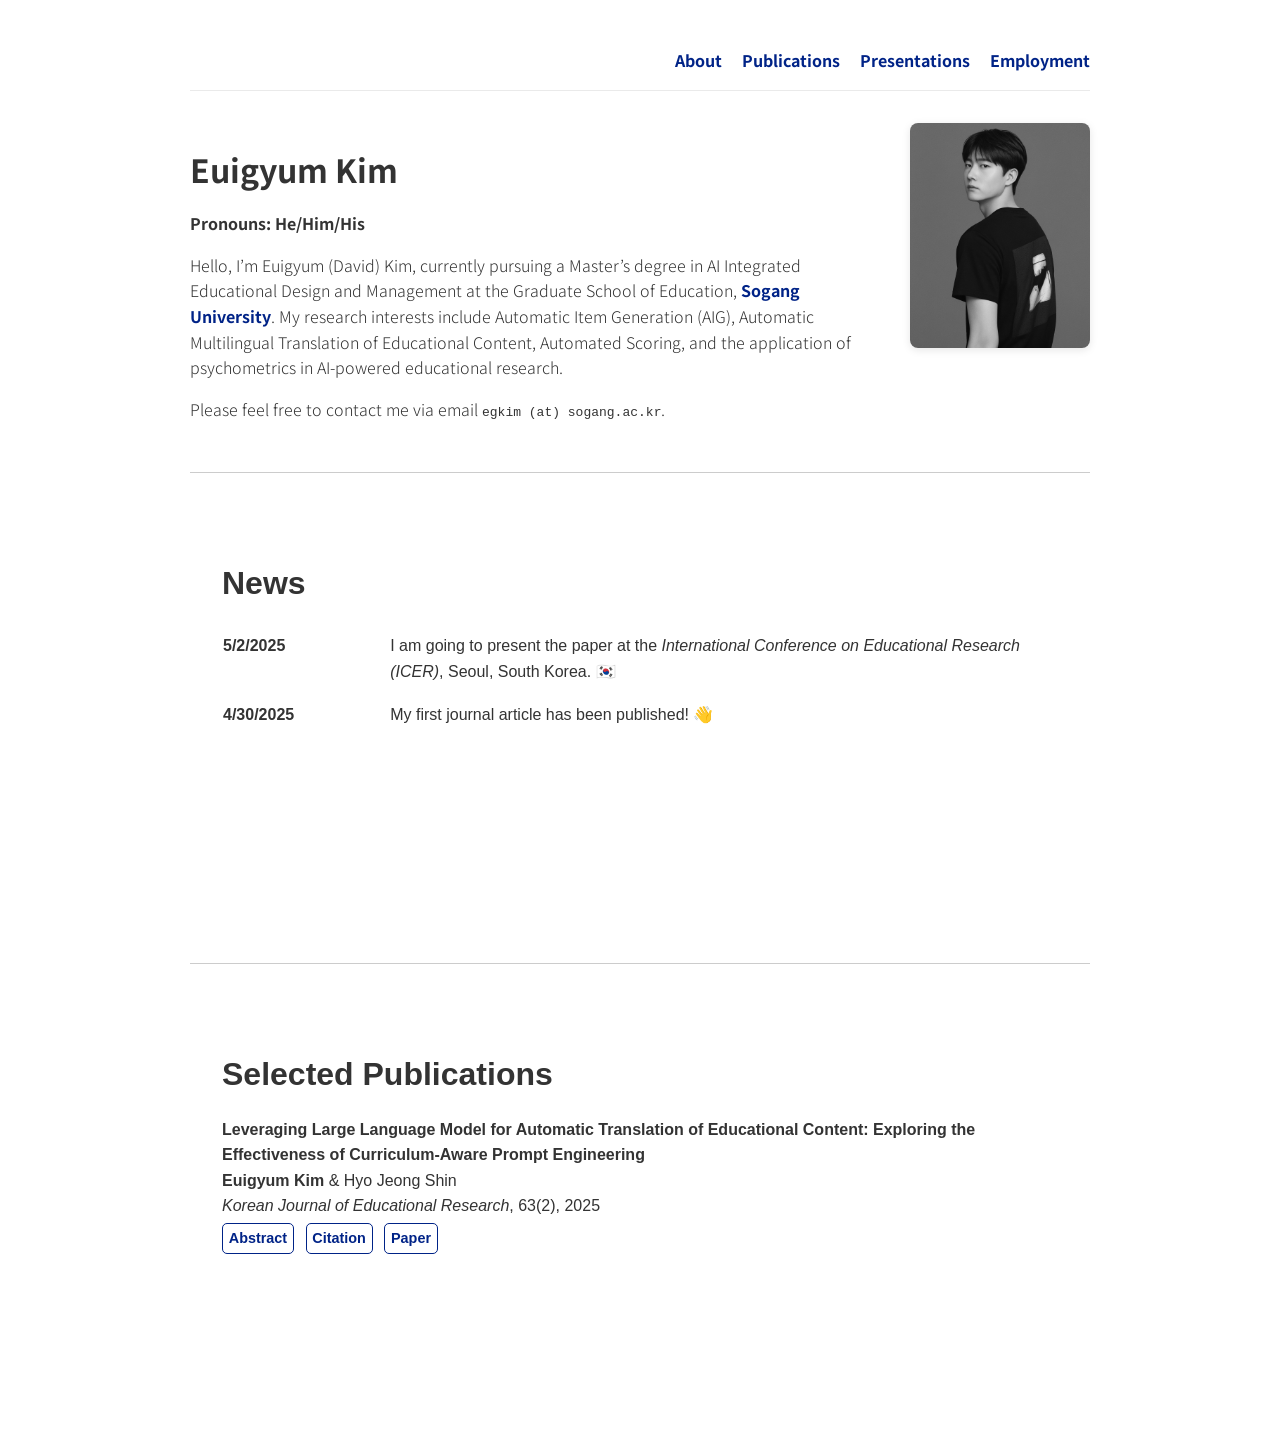
<file: index.html>
<!DOCTYPE html>
<html lang="en">
<head>
  <meta charset="UTF-8">
  <title>Euigyum (David) Kim</title>
  <meta name="viewport" content="width=device-width, initial-scale=1">
  <link href="https://fonts.googleapis.com/css2?family=Roboto&display=swap" rel="stylesheet">
  <link href="https://fonts.googleapis.com/css2?family=Noto+Sans+KR&display=swap" rel="stylesheet">
  <link rel="stylesheet" href="style.css">
</head>
<body>
  
<header>
  <nav>
    <a href="index.html">About</a>
    <a href="publications.html">Publications</a>
    <a href="#">Presentations</a>
    <a href="#">Employment</a>
  </nav>
</header>

<div class="intro">
  <div class="intro-text">
    <h1>Euigyum Kim</h1>
    <p><strong>Pronouns: He/Him/His</strong></p>
    <p>Hello, I’m Euigyum (David) Kim, currently pursuing a Master’s degree in AI Integrated Educational Design and Management at the Graduate School of Education, 
    <a href="https://sogang.ac.kr/en/home" target="_blank">Sogang University</a>. My research interests include Automatic Item Generation (AIG), Automatic Multilingual Translation of Educational Content, Automated Scoring, and the application of psychometrics in AI-powered educational research.</p>
    <p>Please feel free to contact me via email <code>egkim (at) sogang.ac.kr</code>.</p>
  </div>
  <div class="profile-img">
    <img src="image_assets/profile/profile_250512.JPG" alt="Profile photo of Euigyum Kim">
  </div>
</div>

<hr style="border: none; border-top: 1px solid #ccc; margin: 2em 0;">

<iframe src="news.html" style="width:100%; border:none;" height="420"></iframe>

<hr style="border: none; border-top: 1px solid #ccc; margin: 2em 0;">

<iframe src="publications.html" style="width:100%; border:none;" height="420"></iframe>

</body>
</html>
</file>
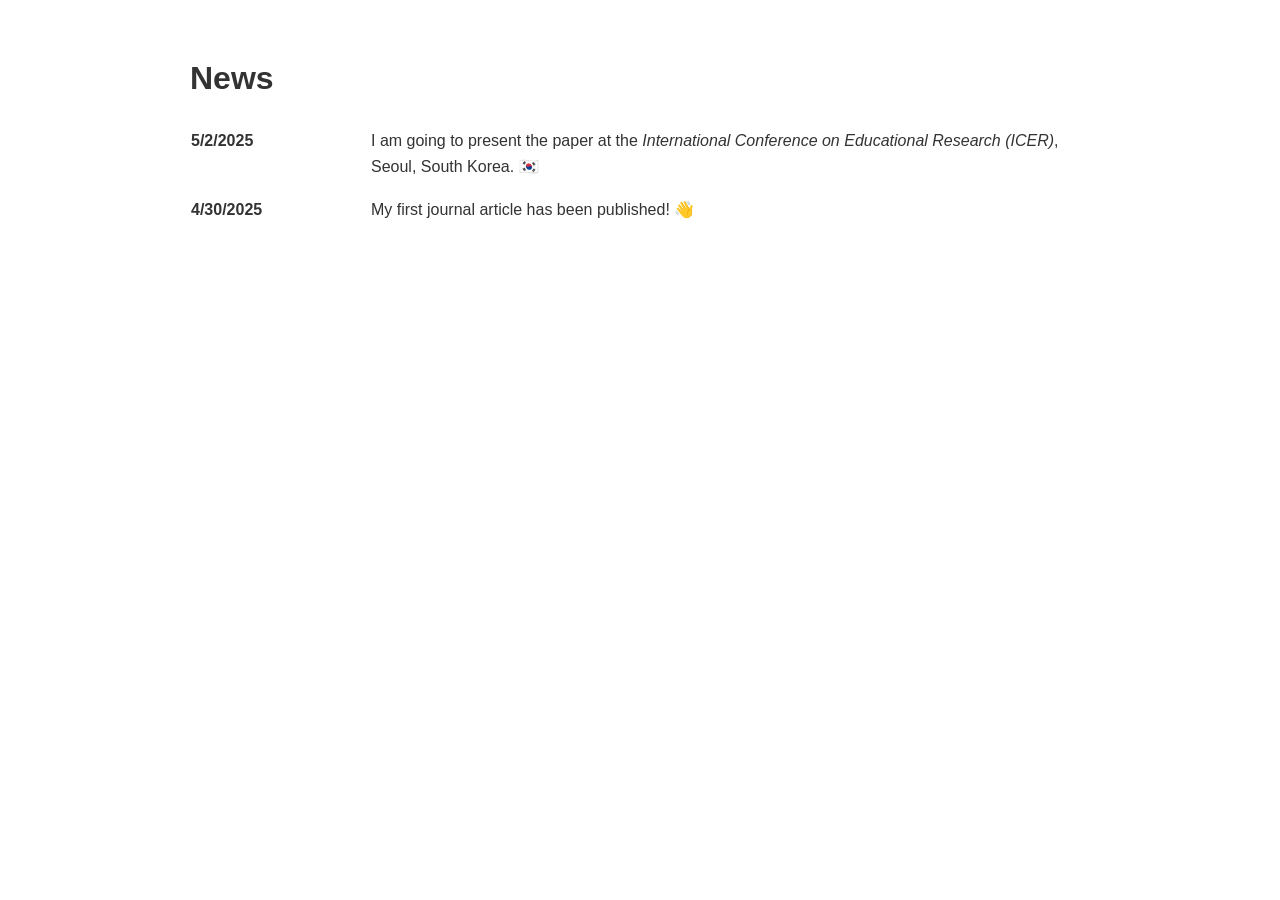
<file: news.html>
<!DOCTYPE html>
<html lang="en">
<head>
  <meta charset="UTF-8">
  <title>News | David</title>
  <meta name="viewport" content="width=device-width, initial-scale=1.0">
  <link href="https://fonts.googleapis.com/css2?family=Roboto&display=swap" rel="stylesheet">
  <link rel="stylesheet" href="style.css">
</head>
<body>

<h1>News</h1>
<table class="news-table">
  <tr>
    <td class="news-date">5/2/2025</td>
    <td class="news-content">I am going to present the paper at the <em>International Conference on Educational Research (ICER)</em>, Seoul, South Korea. 🇰🇷</td>
  </tr>
  <tr>
    <td class="news-date">4/30/2025</td>
    <td class="news-content">My first journal article has been published! 👋</td>
  </tr>
</table>

</body>
</html>
</file>
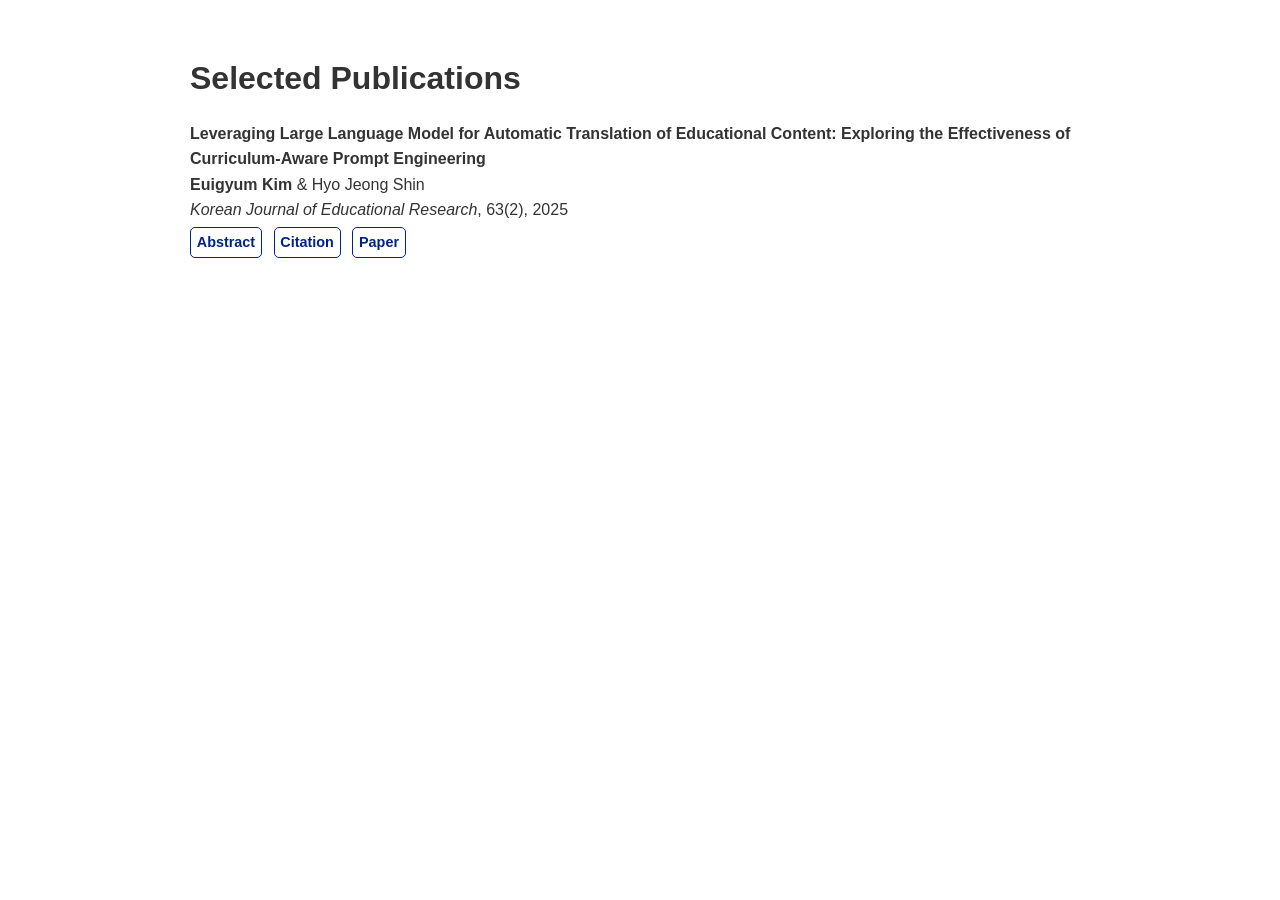
<file: publications.html>
<!DOCTYPE html>
<html lang="en">
<head>
  <meta charset="UTF-8">
  <title>Selected Publications | Kim, E</title>
  <meta name="viewport" content="width=device-width, initial-scale=1.0">
  <link href="https://fonts.googleapis.com/css2?family=Roboto&display=swap" rel="stylesheet">
  <link rel="stylesheet" href="style.css">
  <script>
    function toggleAbstract(id) {
      var elem = document.getElementById(id);
      if (elem.style.display === 'block') {
        elem.style.display = 'none';
      } else {
        elem.style.display = 'block';
      }
    }
  </script>
</head>
<body>

<h1>Selected Publications</h1>

  
<div class="publication">
  <div class="pub-title">
    <bold>Leveraging Large Language Model for Automatic Translation of Educational Content: Exploring the Effectiveness of Curriculum-Aware Prompt Engineering</bold>
  </div>
  <div class="author"><b>Euigyum Kim</b> & Hyo Jeong Shin</div>
  <div class="journal"><em>Korean Journal of Educational Research</em>, 63(2), 2025</div>
  
  <div class="pub-links">
    <a href="javascript:void(0);" onclick="toggleAbstract('abs1')">Abstract</a>
    <a href="javascript:void(0);" onclick="toggleAbstract('cite1')">Citation</a>
    <a href="#">Paper</a>
  </div>
  <div class="abstract" id="abs1">
    <p>Despite the globalization of educational content, language remains a significant barrier. When translating educational content, multilingual translation has become crucial to meet this challenge, with an emphasis on incorporating the cultural context of the target country and the educational context of the learners. However, existing machine translation systems often fail to adequately account for these contextual factors. This study explores the potential of the Large Language Model(LLM) to improve the translation of assessment items through In-context Learning. Two prompt engineering strategies are compared: the ‘assessment-aware prompt’, which includes only the specifications of the assessment, and the ‘curriculum-aware prompt’, which includes the educational and cultural context of the target country in addition to the assessment specifications. From the comparison of linguistic features and the expert reviews, we found that the curriculum-aware translation produced more valid and feasible results, highlighting the effectiveness of LLM-based automatic translation methods that integrate curriculum context.
</p>
  </div>
<div class="abstract" id="cite1" style="display: none;">
    <p><strong>APA 7th:</strong><br>
    김의겸, 신효정 (2025). 거대 언어 모델을 활용한 교육 콘텐츠 자동 번역 연구: 교육과정을 고려한 프롬프트 엔지니어링 방법의 효과성 탐색. <em>교육학연구</em>, <em>63</em>(2), 427–462.</p>
    <p><strong>BibTeX:</strong></p>
    <pre>
@article{egkim2025automatictranslation,
  author={김의겸 and 신효정},
  title={거대 언어 모델을 활용한 교육 콘텐츠 자동 번역 연구: 교육과정을 고려한 프롬프트 엔지니어링 방법의 효과성 탐색},
  journal={교육학연구},
  issn={1225-4150},
  year={2025},
  volume={63},
  number={2},
  pages={427-462}
}
    </pre>
  </div>
</div>

</body>
</html>
</file>
<file: style.css>
.intro {
  display: flex;
  flex-wrap: wrap;
  justify-content: space-between;
  align-items: flex-start;
  gap: 2em;
  margin-top: 2em;
}

.intro-text {
  flex: 1 1 60%;
  min-width: 260px;
}

.profile-img {
  flex: 0 0 180px;
  max-width: 180px;
  text-align: center;
  margin-top: 0;
}

.profile-img img {
  width: 100%;
  border-radius: 8px;
  object-fit: cover;
  box-shadow: 0 2px 8px rgba(0, 0, 0, 0.1);
}


body {
  font-family: 'Open Sans', 'Noto Sans KR', sans-serif;
  font-weight: 300;
  max-width: 900px;
  margin: auto;
  padding: 2em;
  line-height: 1.6;
  color: #333333;
}

a {
  color: #002387;
  font-weight: bold;
  text-decoration: none;
}

a:hover {
  text-decoration: underline;
}

h1 {
  font-size: 2em;
  font-weight: bold;
  margin-bottom: 0.2em;
}

h2 {
  margin-top: 2em;
  font-weight: bold;
}

nav a {
  margin-left: 1em;
}

.news-table {
  width: 100%;
  border-spacing: 0 1em;
}

.news-date {
  width: 20%;
  font-weight: bold;
  vertical-align: top;
}

.news-content {
  width: 80%;
}

.pub-title {
  font-weight: bold;
  margin-top: 1em;
}

.pub-links a {
  display: inline-block;
  margin-right: 0.5em;
  margin-top: 0.3em;
  padding: 0.2em 0.4em;
  border: 1px solid #002387;
  border-radius: 5px;
  font-size: 0.9em;
  color: #002387;
}

.abstract {
  display: none;
  margin-top: 0.5em;
  padding: 1em;
  border: 1px solid #434C60;
  background-color: #f9f9ff;
}

header {
  position: sticky;
  top: 0;
  z-index: 100;
  background-color: white;
  border-bottom: 1px solid #eaeaea;
  padding: 1em 0;
  display: flex;
  justify-content: flex-end;
  align-items: center;
  transition: all 0.3s ease;
  backdrop-filter: blur(6px);
}

header nav a {
  margin-left: 1em;
  color: #002387;
  font-weight: bold;
  text-decoration: none;
}
</file>
